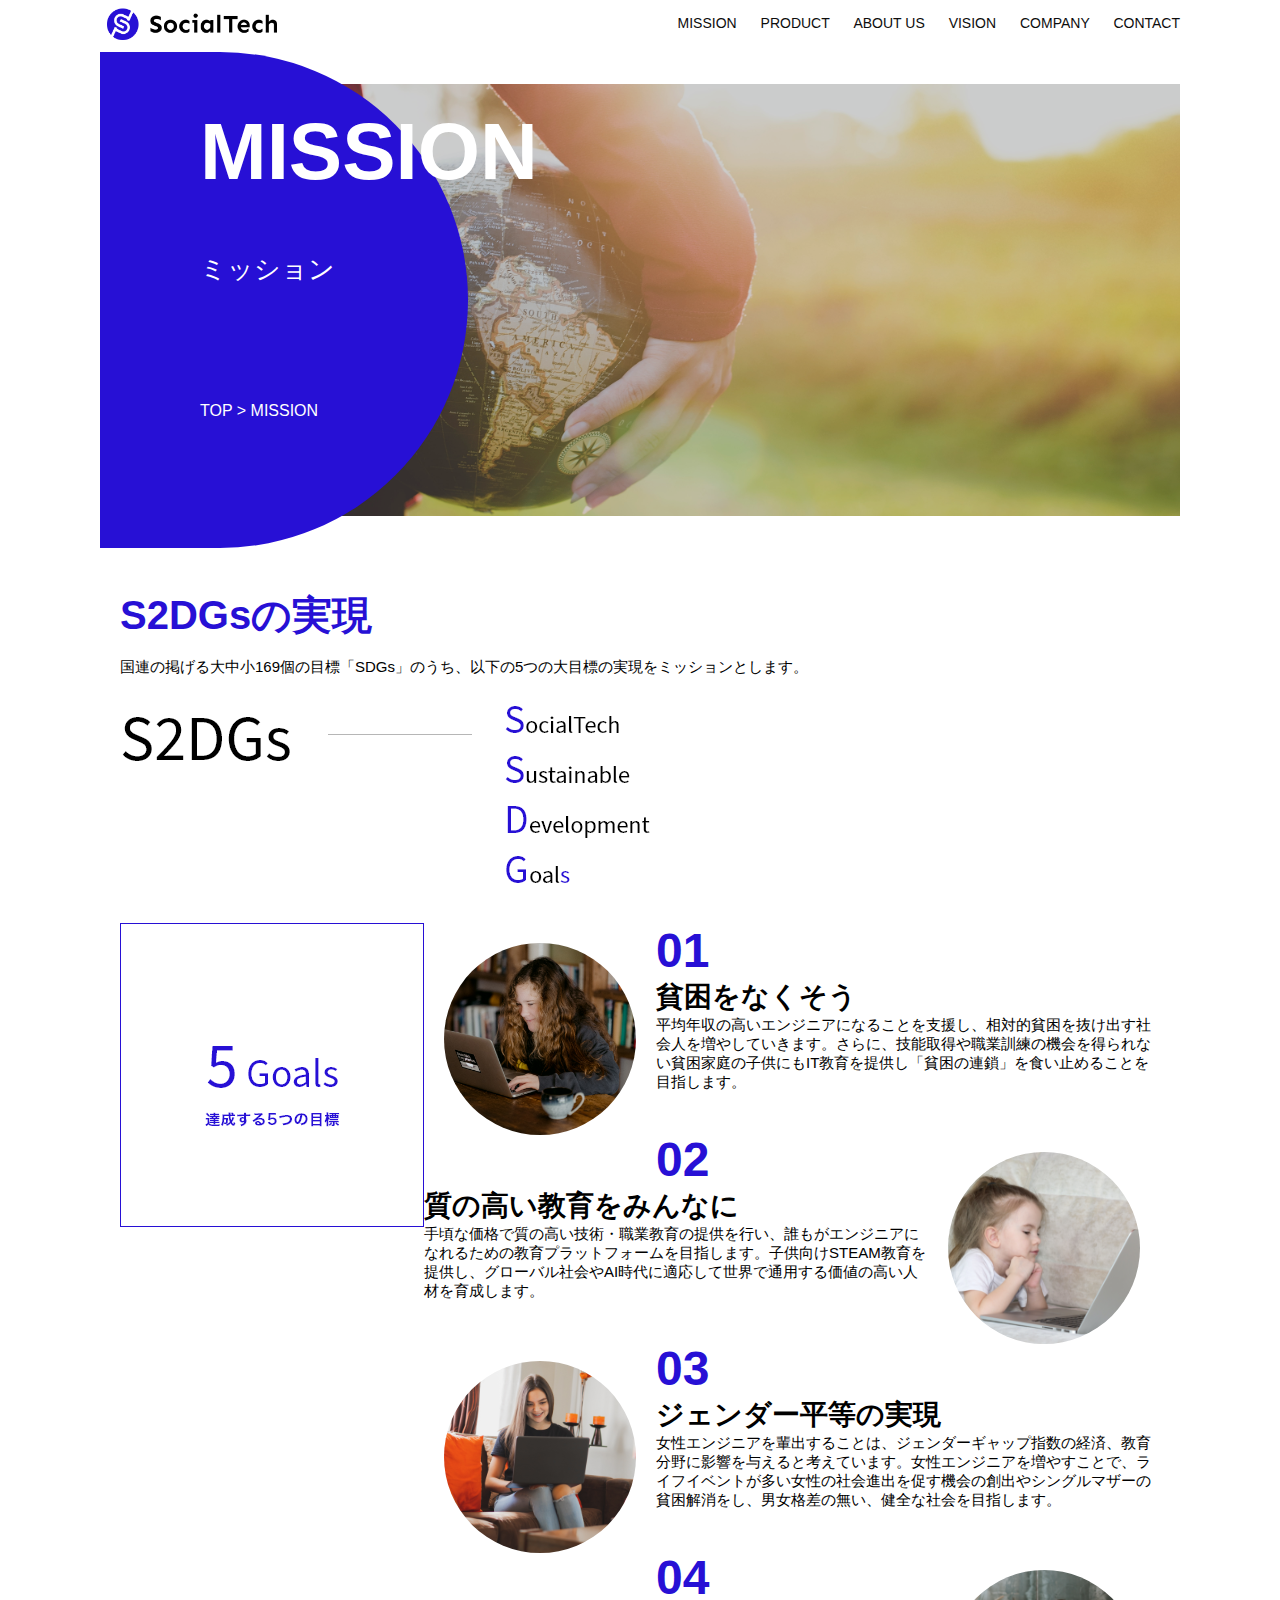
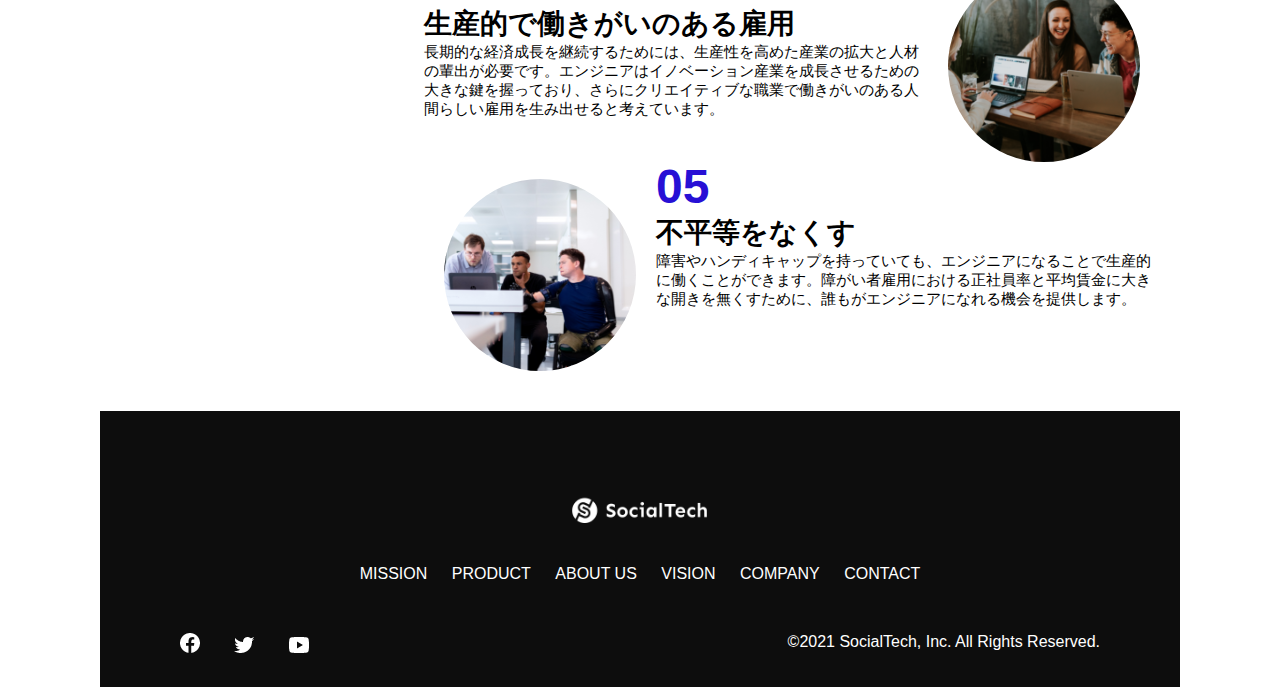
<file: kadai_010/mission.html>
<!DOCTYPE html>
<html>

<head>
  <title>SocialTech - MISSON ミッション -</title>
  <meta charset="utf-8">
  <meta name="description" content="SocialTechが目指す5つの目標（S2DGs）を紹介します">
  <meta name="viewport" content="width=device-width, initial-scale=1.0">
  <link rel="stylesheet" href="style.css">
</head>

<body>
  <!-- ヘッダー -->
  <header>
    <!-- ロゴ -->
    <a href="index.html" id="logo"><img src="images/logo.png" alt="トップページに戻る"></a>

    <!-- PC用ナビゲーション -->
    <nav id="nav-pc">
      <a href="mission.html">MISSION</a>
      <a href="product.html">PRODUCT</a>
      <a href="index.html#aboutus">ABOUT US</a>
      <a href="index.html#vision">VISION</a>
      <a href="index.html#company">COMPANY</a>
      <a href="index.html#contact">CONTACT</a>
    </nav>

    <!-- スマホ用メニューボタン -->
    <img id="menu-sp" src="images/button-menu.png" alt="ナビゲーションを開く"
      onclick="document.getElementById('nav-sp').style.display = 'block'">

    <!-- スマホ用ナビゲーション -->
    <nav id="nav-sp">
      <img id="close" src="images/button-close.png" alt="ナビゲーションを閉じる"
        onclick="document.getElementById('nav-sp').style.display = 'none'">
      <a id="logo-sp" href="index.html" onclick="document.getElementById('nav-sp').style.display = 'none'"><img
          src="images/logo-sp.png" alt="トップページに戻る"></a>
      <a class="menu" href="mission.html" onclick="document.getElementById('nav-sp').style.display = 'none'">MISSION</a>
      <a class="menu" href="product.html" onclick="document.getElementById('nav-sp').style.display = 'none'">PRODUCT</a>
      <a class="menu" href="index.html#aboutus" onclick="document.getElementById('nav-sp').style.display = 'none'">ABOUT
        US</a>
      <a class="menu" href="index.html#vision"
        onclick="document.getElementById('nav-sp').style.display = 'none'">VISION</a>
      <a class="menu" href="index.html#company"
        onclick="document.getElementById('nav-sp').style.display = 'none'">COMPANY</a>
      <a class="menu" href="index.html#contact"
        onclick="document.getElementById('nav-sp').style.display = 'none'">CONTACT</a>
      <div id="sns">
        <a href="https://www.facebook.com/sejuku2013"><img src="images/button-facebook.png" alt="Facebookのリンク"></a>
        <a href="https://twitter.com/samuraijuku"><img src="images/button-twitter.png" alt="Twitterのリンク"></a>
        <a href="https://www.youtube.com/channel/UCCFOQO5aDK0xXam4cUQXT8g"><img src="images/button-youtube.png"
            alt="YouTubeのリンク"></a>
      </div>
    </nav>
  </header>
  <main>
    <article>
      <section id="mission-main">
        <div id="mission-title">
          <h1>MISSION</h1>
          <span>ミッション</span>
          <div>TOP > MISSION</div>
        </div>
      </section>
      <section id="mission-s2dgs">
        <h2 class="mission-h2">S2DGsの実現</h2>
        <p>国連の掲げる大中小169個の目標「SDGs」のうち、以下の5つの大目標の実現をミッションとします。</p>
        <img src="images/mission/mission-s2dgs.png" alt="S2DGs">
      </section>
      <section id="mission-5goals">
        <div>
          <img id="s2dgs-image" src="images/mission/mission-5goals.png" alt="5Goals">
        </div>
        <div>
          <div>
            <img class="fivegoals-image-left" src="images/mission/mission-5goals01.png" alt="PCを操作する女の子">
            <span class="fivegoals-number">01</span>
            <h3 class="fivegoals-h3">貧困をなくそう</h3>
            <p class="fivegoals-p">
              平均年収の高いエンジニアになることを支援し、相対的貧困を抜け出す社会人を増やしていきます。さらに、技能取得や職業訓練の機会を得られない貧困家庭の子供にもIT教育を提供し「貧困の連鎖」を食い止めることを目指します。
            </p>
          </div>
          <div>
            <img class="fivegoals-image-right" src="images/mission/mission-5goals02.png" alt="PCを見つめる小さい女の子">
            <span class="fivegoals-number">02</span>
            <h3 class="fivegoals-h3">質の高い教育をみんなに</h3>
            <p class="fivegoals-p">
              手頃な価格で質の高い技術・職業教育の提供を行い、誰もがエンジニアになれるための教育プラットフォームを目指します。子供向けSTEAM教育を提供し、グローバル社会やAI時代に適応して世界で通用する価値の高い人材を育成します。
            </p>
          </div>
          <div>
            <img class="fivegoals-image-left" src="images/mission/mission-5goals03.png" alt="PCを操作する女性">

            <span class="fivegoals-number">03</span>
            <h3 class="fivegoals-h3">ジェンダー平等の実現</h3>
            <p class="fivegoals-p">
              女性エンジニアを輩出することは、ジェンダーギャップ指数の経済、教育分野に影響を与えると考えています。女性エンジニアを増やすことで、ライフイベントが多い女性の社会進出を促す機会の創出やシングルマザーの貧困解消をし、男女格差の無い、健全な社会を目指します。
            </p>
          </div>
          <div>
            <img class="fivegoals-image-right" src="images/mission/mission-5goals04.png" alt="笑顔で話し合う3人の男女">
            <span class="fivegoals-number">04</span>
            <h3 class="fivegoals-h3">生産的で働きがいのある雇用</h3>
            <p class="fivegoals-p">
              長期的な経済成長を継続するためには、生産性を高めた産業の拡大と人材の輩出が必要です。エンジニアはイノベーション産業を成長させるための大きな鍵を握っており、さらにクリエイティブな職業で働きがいのある人間らしい雇用を生み出せると考えています。
            </p>
          </div>
          <div>
            <img class="fivegoals-image-left" src="images/mission/mission-5goals05.png" alt="障害を持つ男性が生き生きと働く様子">
            <span class="fivegoals-number">05</span>
            <h3 class="fivegoals-h3">不平等をなくす</h3>
            <p class="fivegoals-p">
              障害やハンディキャップを持っていても、エンジニアになることで生産的に働くことができます。障がい者雇用における正社員率と平均賃金に大きな開きを無くすために、誰もがエンジニアになれる機会を提供します。
            </p>
          </div>
        </div>
      </section>
    </article>
    <footer>
      <div id="footer-logo">
        <img src="images/logo-sp.png" alt="SocialTech">
      </div>
      <div id="footer-link">
        <a href="mission.html">MISSION</a>
        <a href="product.html">PRODUCT</a>
        <a href="index.html#aboutus">ABOUT US</a>
        <a href="index.html#vision">VISION</a>
        <a href="index.html#company">COMPANY</a>
        <a href="index.html#contact">CONTACT</a>
      </div>
      <div id="sns-footer">
        <a href="https://www.facebook.com/sejuku2013"><img src="images/button-facebook.png" alt="Facebookのリンク"></a>
        <a href="https://twitter.com/samuraijuku"><img src="images/button-twitter.png" alt="Twitterのリンク"></a>
        <a href="https://www.youtube.com/channel/UCCFOQO5aDK0xXam4cUQXT8g"><img src="images/button-youtube.png"
            alt="YouTubeのリンク"></a>
        <span id="copyright">&copy;2021 SocialTech, Inc. All Rights Reserved. <span>
      </div>
    </footer>
  </main>
</body>

</html>
</file>
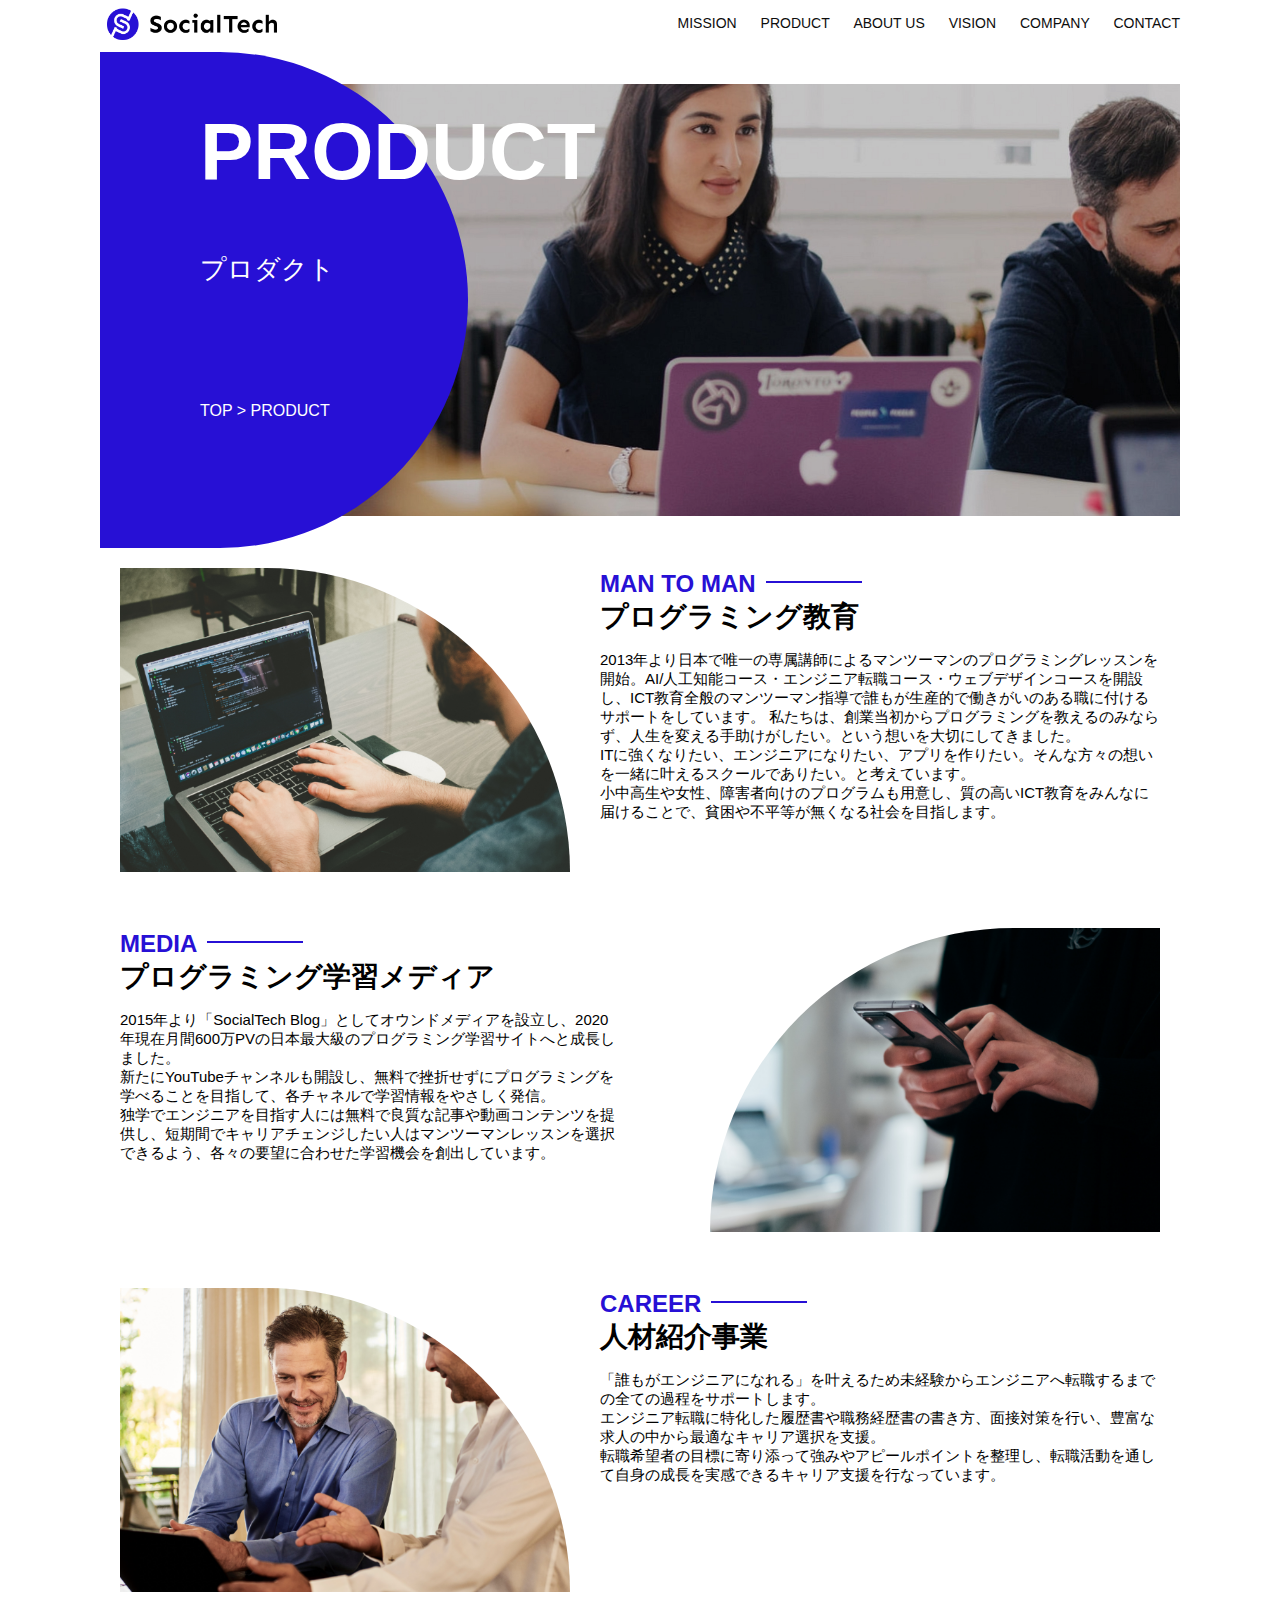
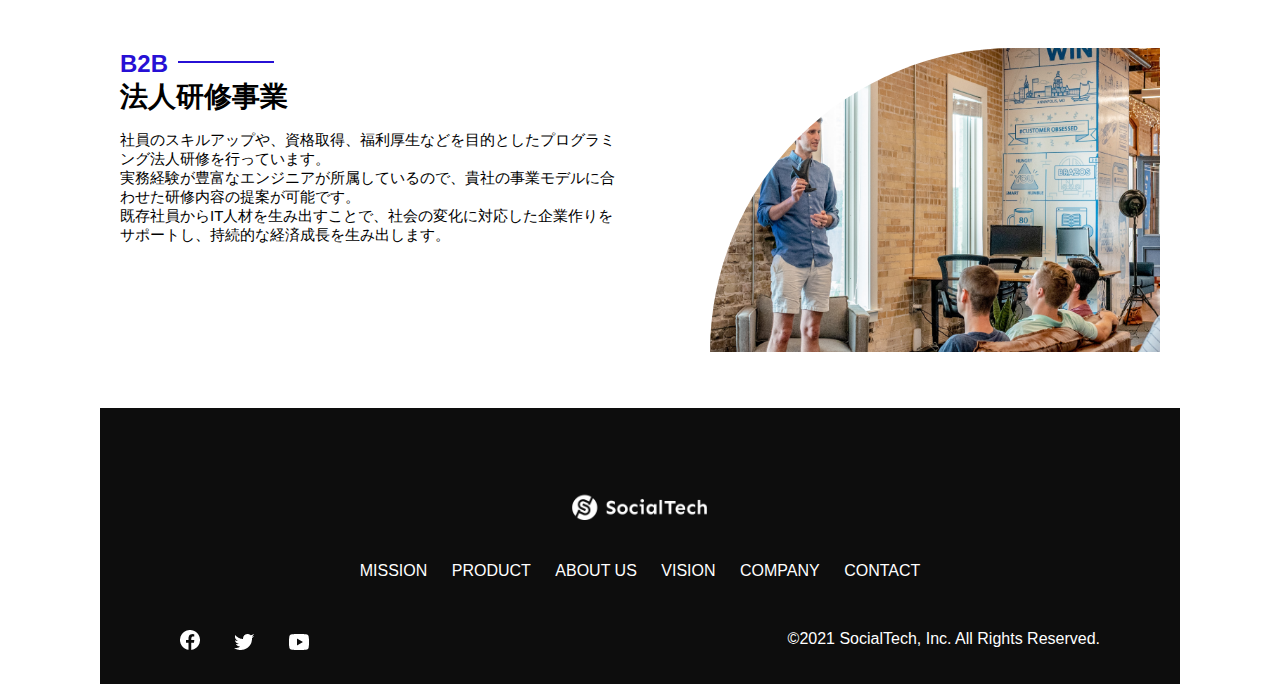
<file: kadai_010/product.html>
<!DOCTYPE html>
<html>

<head>
  <title>SocialTech -PRODUCT プロダクト- </title>
  <meta charset="utf-8">
  <meta name="description" content="SocialTechの4つのプロダクトを紹介します">
  <meta name="viewport" content="width=device-width, initial-scale=1.0">
  <link rel="stylesheet" href="style.css">
</head>

<body>
  <!-- ヘッダー -->
  <header>
    <!-- ロゴ -->
    <a href="index.html" id="logo"><img src="images/logo.png" alt="トップページに戻る"></a>

    <!-- PC用ナビゲーション -->
    <nav id="nav-pc">
      <a href="mission.html">MISSION</a>
      <a href="product.html">PRODUCT</a>
      <a href="index.html#aboutus">ABOUT US</a>
      <a href="index.html#vision">VISION</a>
      <a href="index.html#company">COMPANY</a>
      <a href="index.html#contact">CONTACT</a>
    </nav>

    <!-- スマホ用メニューボタン -->
    <img id="menu-sp" src="images/button-menu.png" alt="ナビゲーションを開く"
      onclick="document.getElementById('nav-sp').style.display = 'block'">

    <!-- スマホ用ナビゲーション -->
    <nav id="nav-sp">
      <img id="close" src="images/button-close.png" alt="ナビゲーションを閉じる"
        onclick="document.getElementById('nav-sp').style.display = 'none'">
      <a id="logo-sp" href="index.html" onclick="document.getElementById('nav-sp').style.display = 'none'"><img
          src="images/logo-sp.png" alt="トップページに戻る"></a>
      <a class="menu" href="mission.html" onclick="document.getElementById('nav-sp').style.display = 'none'">MISSION</a>
      <a class="menu" href="product.html" onclick="document.getElementById('nav-sp').style.display = 'none'">PRODUCT</a>
      <a class="menu" href="index.html#aboutus" onclick="document.getElementById('nav-sp').style.display = 'none'">ABOUT
        US</a>
      <a class="menu" href="index.html#vision"
        onclick="document.getElementById('nav-sp').style.display = 'none'">VISION</a>
      <a class="menu" href="index.html#company"
        onclick="document.getElementById('nav-sp').style.display = 'none'">COMPANY</a>
      <a class="menu" href="index.html#contact"
        onclick="document.getElementById('nav-sp').style.display = 'none'">CONTACT</a>
      <div id="sns">
        <a href="https://www.facebook.com/sejuku2013"><img src="images/button-facebook.png" alt="Facebookのリンク"></a>
        <a href="https://twitter.com/samuraijuku"><img src="images/button-twitter.png" alt="Twitterのリンク"></a>
        <a href="https://www.youtube.com/channel/UCCFOQO5aDK0xXam4cUQXT8g"><img src="images/button-youtube.png"
            alt="YouTubeのリンク"></a>
      </div>
    </nav>
  </header>
  <main>
    <article>
      <section id="product-main">
        <div id="product-title">
          <h1>PRODUCT</h1>
          <span>プロダクト</span>
          <div>TOP > PRODUCT</div>
        </div>
      </section>
      <section class="product-section1">
        <img src="images/product/product-mantoman.png" alt="PCでコードを書く男性">
        <div>
          <h2 class="product-h2">MAN TO MAN</h2>
          <h3 class="product-h3">プログラミング教育</h3>
          <p>
            2013年より日本で唯一の専属講師によるマンツーマンのプログラミングレッスンを開始。AI/人工知能コース・エンジニア転職コース・ウェブデザインコースを開設し、ICT教育全般のマンツーマン指導で誰もが生産的で働きがいのある職に付けるサポートをしています。
            私たちは、創業当初からプログラミングを教えるのみならず、人生を変える手助けがしたい。という想いを大切にしてきました。<br>ITに強くなりたい、エンジニアになりたい、アプリを作りたい。そんな方々の想いを一緒に叶えるスクールでありたい。と考えています。<br>小中高生や女性、障害者向けのプログラムも用意し、質の高いICT教育をみんなに届けることで、貧困や不平等が無くなる社会を目指します。
          </p>
        </div>
      </section>
      <section class="product-section2">
        <div>
          <h2 class="product-h2">MEDIA</h2>
          <h3 class="product-h3">プログラミング学習メディア</h3>
          <p>2015年より「SocialTech
            Blog」としてオウンドメディアを設立し、2020年現在月間600万PVの日本最大級のプログラミング学習サイトへと成長しました。<br>新たにYouTubeチャンネルも開設し、無料で挫折せずにプログラミングを学べることを目指して、各チャネルで学習情報をやさしく発信。<br>独学でエンジニアを目指す人には無料で良質な記事や動画コンテンツを提供し、短期間でキャリアチェンジしたい人はマンツーマンレッスンを選択できるよう、各々の要望に合わせた学習機会を創出しています。
          </p>
        </div>
        <img src="images/product/product-media.png" alt="スマートフォンを操作する人">
      </section>
      <section class="product-section1">
        <img src="images/product/product-career.png" alt="笑顔で話し合う2人の男性">
        <div>
          <h2 class="product-h2">CAREER</h2>
          <h3 class="product-h3">人材紹介事業</h3>
          <p>
            「誰もがエンジニアになれる」を叶えるため未経験からエンジニアへ転職するまでの全ての過程をサポートします。<br>エンジニア転職に特化した履歴書や職務経歴書の書き方、面接対策を行い、豊富な求人の中から最適なキャリア選択を支援。<br>転職希望者の目標に寄り添って強みやアピールポイントを整理し、転職活動を通して自身の成長を実感できるキャリア支援を行なっています。<br>
          </p>
        </div>
      </section>
      <section class="product-section2">
        <div>
          <h2 class="product-h2">B2B</h2>
          <h3 class="product-h3">法人研修事業</h3>
          <p>
            社員のスキルアップや、資格取得、福利厚生などを目的としたプログラミング法人研修を行っています。<br>実務経験が豊富なエンジニアが所属しているので、貴社の事業モデルに合わせた研修内容の提案が可能です。<br>既存社員からIT人材を生み出すことで、社会の変化に対応した企業作りをサポートし、持続的な経済成長を生み出します。
          </p>
        </div>
        <img src="images/product/product-b2b.png" alt="講演中の男性とそれを聴く人々">
      </section>
    </article>
    <footer>
      <div id="footer-logo">
        <img src="images/logo-sp.png" alt="SocialTech">
      </div>
      <div id="footer-link">
        <a href="mission.html">MISSION</a>
        <a href="product.html">PRODUCT</a>
        <a href="index.html#aboutus">ABOUT US</a>
        <a href="index.html#vision">VISION</a>
        <a href="index.html#company">COMPANY</a>
        <a href="index.html#contact">CONTACT</a>
      </div>
      <div id="sns-footer">
        <a href="https://www.facebook.com/sejuku2013"><img src="images/button-facebook.png" alt="Facebookのリンク"></a>
        <a href="https://twitter.com/samuraijuku"><img src="images/button-twitter.png" alt="Twitterのリンク"></a>
        <a href="https://www.youtube.com/channel/UCCFOQO5aDK0xXam4cUQXT8g"><img src="images/button-youtube.png"
            alt="YouTubeのリンク"></a>
        <span id="copyright">&copy;2021 SocialTech, Inc. All Rights Reserved. <span>
      </div>
    </footer>
  </main>
</body>

</html>
</file>
<file: kadai_010/style.css>
/* PC、スマホ共通スタイル */
body {
  font-family: "Source Sans Pro", "Hiragino Kaku Gothic ProN", Meiryo, Arial,
    sans-serif;
}

p {
  font-size: 15px;
}

.arrow-right {
  color: #2710d5;
}

#submit {
  margin-top: 50px;
}

/*================
 PC用のスタイル
=================*/
@media screen and (min-width: 768px) {

  /* PC用カルーセル設定 */
  .carousel {
    width: 885px;
    margin-left: 20px;
  }

  .carouselImg {
    width: 885px;
  }

  /* 横幅設定 */
  body {
    max-width: 1080px;
    min-width: 900px;
    margin: 0 auto 0 auto;
  }

  /* ヘッダー */
  header {
    display: flex;
    justify-content: space-between;
  }

  /* ナビゲーションのレイアウト */
  #nav-pc {
    text-align: right;
    font-size: 14px;
    padding-top: 15px;
  }

  /* ナビゲーションのリンクの装飾設定 */
  #nav-pc>a {
    text-decoration: none;
    margin-left: 20px;
  }

  #nav-pc>a:link {
    color: #0d0d0d;
  }

  #nav-pc>a:visited {
    color: #0d0d0d;
  }

  #nav-pc>a:hover {
    color: #0d0d0d;
    text-decoration: underline;
  }

  #nav-pc>a:active {
    color: #0d0d0d;
  }

  /* スマホ用ナビを非表示 */
  #nav-sp,
  #menu-sp {
    display: none;
  }

  /* メインビジュアル*/
  #main-visual {
    position: relative;
    height: 400px;
  }

  #main-message {
    position: absolute;
    top: 0;
    left: 0;
    background-color: #2710d5;
    color: #ffffff;
    border-radius: 0 0 476px 0;
    max-width: 620px;
    height: 100%;
    width: 100%;
    z-index: 11;
  }

  #main-message>h1 {
    font-size: 60px;
    font-weight: bold;
    margin: 100px 0 0 50px;
  }

  #main-message>p {
    font-size: 28px;
    margin: 0 0 0 50px;
  }

  #main-visual>img {
    max-width: 620px;
    border-radius: 476px 0 0 0;
    position: absolute;
    top: 0;
    right: 0;
    z-index: 10;
  }

  /*見出し*/
  h2 {
    margin: 40px 0 0 0;
  }

  h2::after {
    content: url("images/line.png");
    margin-left: 10px;
  }

  h3 {
    font-size: 27px;
  }

  /* ミッション */
  #mission {
    margin: 80px auto 80px auto;
    width: 100%;
  }

  #mission-flex {
    width: 100%;
    display: flex;
  }

  #mission-flex>div {
    width: 50%;
    margin: 20px;
  }

  #mission-photo {
    width: 100%;
  }

  #s2dgs {
    margin-top: 50px;
  }

  /* プロダクト */
  #product {
    background-color: #fafafa;
    width: 100%;
    margin: 80px 0 80px 0;
    padding: 10px 40px 0px 40px;
  }

  /* 外枠 */
  #product>div {
    margin-top: 40px;
    display: flex;
  }

  /* 左のカラム */
  #product-left {
    width: 50%;
    margin-right: 20px;
  }

  /* 右のカラム */
  #product-right {
    width: 50%;
    margin-left: 20px;
    margin-top: 80px;
  }

  /* 写真＋説明の枠 */
  #product-left>div {
    position: relative;
    height: 480px;
    margin-right: 20px;
  }

  #product-right>div {
    position: relative;
    height: 480px;
    margin-right: 20px;
  }

  /* 写真*/
  .product-photo {
    width: 100%;
  }

  /* 説明文の枠 */
  .product-explain {
    background-color: #ffffff;
    position: absolute;
    left: 0;
    top: 280px;
    margin: 0 40px 0 40px;
    padding: 20px;
    box-shadow: 5px 5px 10px rgba(0, 0, 0, 0.05);
  }

  /* 説明文の英語 */
  .product-explain>span {
    color: #2710d5;
    font-weight: bold;
    font-size: 16px;
    margin: 0px;
  }

  /* 説明文の見出し */
  .product-explain>h3 {
    margin: 5px 0 5px 0;
  }

  /* 説明文 */
  .product-explain>p {
    margin: 0;
  }

  /* もっと見るボタン */
  #product-more {
    margin: 0 auto -42px auto;
  }

  /* ABOUT US */
  #aboutus {
    margin: 80px auto 80px auto;
  }

  /* ３つの組織文化と写真を入れる枠 */
  #aboutus>div {
    display: flex;
  }

  /* 写真 */
  .culture-img {
    width: 100%;
    align-self: flex-start;
  }

  .culture-img2 {
    margin-top: 50px;
    width: 100%;
  }

  /* 3つの組織文化の表 */
  .culture-table {
    margin-right: 50px;
  }

  /* 番号 */
  .culture-num {
    font-size: 80px;
    color: #2710d5;
    margin: 0 20px 0 0;
  }

  /* 組織文化英語 */
  .culture-en {
    color: #2710d5;
    font-weight: bold;
    font-size: 24px;
    display: block;
  }

  /* 組織文化日本語 */
  .culture-jp {
    font-size: 28px;
    font-weight: bold;
  }

  /* 説明文 */
  .culture-description {
    margin: 0;
  }

  /* ビジョン */
  #vision {
    margin: 80px auto 80px auto;
  }

  /* セクション内の外枠*/
  #vision>div {
    width: 100%;
    display: flex;
    justify-content: space-between;
    flex-wrap: wrap;
  }

  /*7つの行動指針の枠*/
  .vision-box {
    width: 300px;
    height: 300px;
    margin-bottom: 30px;
    position: relative;
  }

  .vision-box>img {
    width: 100%;
    height: auto;
    position: absolute;
    top: 0;
    left: 0;
    z-index: 30;
  }

  .vision-box>span {
    position: absolute;
    top: 0;
    left: 0;
    z-index: 31;
    margin-right: 20px;
  }

  .vision-box>span>h4 {
    color: #2710d5;
    font-size: 24px;
    margin: 80px 0 0 0;
  }

  .vision-box>span>h4::first-letter {
    font-size: 40px;
  }

  .vision-box>span>h5 {
    font-size: 20px;
    margin: 0 0 0 0;
  }

  .vision-box>span>p {
    margin: 10px 0 0 0;
  }

  /*会社概要*/
  #company {
    margin: 80px auto 80px auto;
  }

  #company-table {
    width: 100%;
  }

  .tableheader {
    text-align: left;
    padding: 20px;
    border-bottom-color: #2710d5;
    border-bottom-width: 1px;
    border-bottom-style: solid;
    width: 100px;
  }

  .tableheader-first {
    text-align: left;
    padding: 20px;
    border-bottom-color: #2710d5;
    border-bottom-width: 1px;
    border-bottom-style: solid;
    border-top-color: #2710d5;
    border-top-width: 1px;
    border-top-style: solid;
    width: 100px;
  }

  .cell {
    padding: 30px;
    border-bottom-color: #ececec;
    border-bottom-width: 1px;
    border-bottom-style: solid;
  }

  .cell-first {
    padding: 30px;
    border-bottom-color: #ececec;
    border-bottom-width: 1px;
    border-bottom-style: solid;
    border-top-color: #ececec;
    border-top-width: 1px;
    border-top-style: solid;
  }

  #company>iframe {
    width: 100%;
    height: 368px;
    margin-top: 40px;
  }

  /* お問い合わせ */
  #contact {
    margin: 80px auto 80px auto;
  }

  /* 外枠 */
  #contact>form>div {
    display: flex;
    flex-direction: row;
    flex-wrap: wrap;
    padding-bottom: 30px;
  }

  /* 左列　見出し */
  .contact-heading {
    width: 240px;
    align-self: center;
  }

  /* 見出しのラベル */
  .contact-label {
    width: 200px;
    font-weight: bold;
  }

  /* 必須 */
  .contact-span {
    color: #ce2222;
    margin: 0 0 0 20px;
    font-weight: bold;
  }

  /* テキストボックス */
  .contact-textbox {
    border-top: 0px;
    border-left: 0px;
    border-right: 0px;
    border-bottom-width: 1px;
    border-bottom-color: #707070;
    border-style: solid;
    background-color: #fafafa;
    height: 56px;
    width: 400px;
  }
 #prefecture{
    margin-left: 38px;
 }


  /* お問い合わせ内容のテキストエリア */
  .contact-textarea {
    border-top: 0px;
    border-left: 0px;
    border-right: 0px;
    border-bottom-width: 1px;
    border-bottom-color: #707070;
    background-color: #fafafa;
    width: 400px;
    height: 200px;
  }


  /* 個人情報の取り扱い */
  details {
    width: 700px;
  }

  details>div {
    background-color: #fafafa;
    padding: 20px;
  }

  details>span {
    font-weight: bold;
  }

  /* フッター */
  footer {
    background-color: #0d0d0d;
    text-align: center;
    padding: 80px 80px 30px 80px;
  }

  #footer-logo {
    margin-bottom: 30px;
  }

  #footer-link {
    margin-bottom: 50px;
  }

  #footer-link>a {
    text-decoration: none;
    margin: 10px;
  }

  #footer-link>a:link {
    color: #ffffff;
  }

  #footer-link>a:visited {
    color: #ffffff;
  }

  #footer-link>a:hover {
    color: #ffffff;
    text-decoration: underline;
  }

  #footer-link>a:active {
    color: #ffffff;
  }

  #sns-footer {
    text-align: left;
    width: 100%;
  }

  #sns-footer>a {
    margin-right: 30px;
  }

  #copyright {
    color: #ffffff;
    text-align: right;
    float: right;
  }

  /* mission.html用スタイル */
  /* ミッションのメインビジュアル */
  #mission-main {
    height: 496px;
    width: 100%;
    background-image: url("images/mission/mission-main.png");
    background-repeat: no-repeat;
    background-position-y: center;
  }

  #mission-title {
    background-color: #2710d5;
    width: 368px;
    color: #ffffff;
    height: 496px;
    border-radius: 0 248px 248px 0;
    position: relative;
  }

  #mission-title>h1 {
    position: absolute;
    top: 0;
    left: 100px;
    font-size: 80px;
  }

  #mission-title>span {
    position: absolute;
    top: 200px;
    left: 100px;
    font-size: 26px;
  }

  #mission-title>div {
    position: absolute;
    top: 350px;
    left: 100px;
    font-size: 16px;
  }

  #mission-s2dgs {
    width: 100%;
    margin: 20px;
  }

  .mission-h2 {
    color: #2710d5;
    font-size: 40px;
  }

  .mission-h2::after {
    content: none;
  }

  #mission-5goals {
    margin: 20px;
    display: flex;
  }

  #mission-5goals>div {
    flex-grow: 1;
  }

  #mission-5goals>div>div {
    margin-bottom: 40px;
  }

  .fivegoals-image-right {
    float: right;
    margin: 20px;
  }

  .fivegoals-image-left {
    float: left;
    margin: 20px;
  }

  .fivegoals-number {
    color: #2710d5;
    font-size: 48px;
    font-weight: bold;
    margin: 0;
  }

  .fivegoals-h3 {
    font-size: 28px;
    margin: 0;
  }

  .fivegoals-p {
    margin: 0;
  }

  /* プロダクトページ */
  #product-main {
    height: 496px;
    width: 100%;
    background-image: url("images/product/product-main.png");
    background-repeat: no-repeat;
    background-position-y: center;
  }

  #product-title {
    background-color: #2710d5;
    width: 368px;
    color: #ffffff;
    height: 496px;
    border-radius: 0 248px 248px 0;
    position: relative;
  }

  #product-title>h1 {
    position: absolute;
    top: 0;
    left: 100px;
    font-size: 80px;
  }

  #product-title>span {
    position: absolute;
    top: 200px;
    left: 100px;
    font-size: 26px;
  }

  #product-title>div {
    position: absolute;
    top: 350px;
    left: 100px;
    font-size: 16px;
  }

  /* セクション1 */
  .product-section1 {
    position: relative;
    margin: 20px;
    height: 340px;
  }

  .product-section1>img {
    position: absolute;
    top: 0;
    left: 0;
    width: 450px;
    margin: 0 40px 30px 0;
    border-radius: 0 432px 0 0;
  }

  .product-section1>div {
    position: absolute;
    top: 0;
    left: 480px;
  }

  /*セクション２*/

  .product-section2 {
    position: relative;
    margin: 20px;
    height: 340px;
  }

  .product-section2>img {
    position: absolute;
    top: 0;
    right: 0;
    width: 450px;
    margin: 0 0 30px 40px;
    border-radius: 432px 0 0 0;
  }

  .product-section2>div {
    width: 500px;
    position: absolute;
    top: 0;
    left: 0;
  }

  .product-h2 {
    color: #2710d5;
    font-size: 24px;
    margin: 0;
  }

  .product-h3 {
    font-size: 28px;
    margin: 0;
  }
}

/*====================
 スマートフォン用のスタイル
=====================*/
@media screen and (max-width: 767px) {

  /* スマホ用カルーセル設定 */
  .carousel {
    width: 375px;
    margin: 0 auto 0 auto;
  }

  .carouselImg {
    width: 375px;
  }

  body {
    min-width: 375px;
    margin: 0;
  }

  /* PC用ナビゲーション非表示 */
  #nav-pc {
    display: none;
  }

  /* ハンバーガーメニュー */
  #menu-sp {
    position: absolute;
    top: 0px;
    right: 0px;
  }

  /* スマホ用ナビゲーションの表示切替*/
  /* 初期状態、レイアウトと非表示設定 */
  #nav-sp {
    background-color: #2710d5;
    position: absolute;
    left: 0;
    top: 0;
    height: 100%;
    width: 100%;
    display: none;
    z-index: 100;
  }

  /* ×ボタン */
  #close {
    position: absolute;
    top: 20px;
    right: 20px;
  }

  /* ナビゲーションメニュー用ロゴ */
  #logo-sp {
    margin: 80px 0 30px 20px;
  }

  /* ナビゲーションのリンクの装飾設定 */
  #nav-sp>a {
    display: block;
  }

  #nav-sp>a:link {
    color: #ffffff;
  }

  #nav-sp>a:visited {
    color: #ffffff;
  }

  #nav-sp>a:hover {
    color: #ffffff;
    text-decoration: underline;
  }

  #nav-sp>a:active {
    color: #ffffff;
  }

  #nav-sp>.menu {
    text-decoration: none;
    display: block;
    margin: 0 20px 0 20px;
    height: 44px;
    font-size: 16px;
    background-image: url("images/arrow.png");
    background-repeat: no-repeat;
    background-position: right top;
  }

  #sns {
    position: absolute;
    bottom: 20px;
    left: 20px;
  }

  #sns>a {
    margin-right: 30px;
  }

  /* メインビジュアル */
  #main-visual {
    position: relative;
    height: 470px;
    width: 100%;
    overflow: hidden;
  }

  #main-visual>div {
    position: absolute;
    top: 0;
    left: 0;
    background-color: #2710d5;
    color: white;
    border-radius: 0 0 476px 0;
    text-align: center;
    height: 280px;
    width: 100%;
    z-index: 11;
  }

  #main-visual>div>div {
    margin: 100px 0 auto 0;
  }

  #main-visual>div>h1 {
    font-size: 28px;
    margin: 90px 0 0 0;
  }

  #main-visual>div>p {
    margin: 0;
  }

  #main-visual>img {
    width: 100%;
    border-radius: 476px 0 0 0;

    z-index: 10;
    position: absolute;
    bottom: 0;
    right: 0;
  }

  /*見出し*/
  h2::after {
    content: url("images/line.png");
    margin-left: 10px;
  }

  h3 {
    font-size: 24px;
    margin: 10px 0 0 0;
  }

  /* ミッション */
  #mission {
    margin: 20px;
  }

  #mission-photo {
    width: 100%;
  }

  #s2dgs {
    width: 100%;
  }

  /* プロダクト */
  #product {
    background-color: #fafafa;
    padding-top: 10px;
  }

  #product h2 {
    margin-left: 20px;
  }

  /* 外枠 */
  /* 左右のカラム　スマホでは縦並び */
  #product-left,
  #product-right {
    margin-right: 20px;
    margin-left: 20px;
  }

  /* 写真＋説明の枠 */
  #product-left>div,
  #product-right>div {
    position: relative;
    height: 540px;
  }

  /* 説明文の枠 */
  .product-explain {
    background-color: #ffffff;
    position: absolute;
    left: 0;
    bottom: 50px;
    padding: 20px;
    box-shadow: 5px 5px 10px rgba(0, 0, 0, 0.05);
  }

  .product-explain>span {
    color: #2710d5;
    font-weight: bold;
    font-size: 16px;
    margin: 0px;
  }

  .product-explain>h3 {
    margin: 10px 0 10px 0;
  }

  /* 写真*/
  .product-photo {
    width: 100%;
  }

  #product-more>img {
    margin: 0 0 -42px 20px;
  }

  /* ABOUT US */
  #aboutus {
    margin: 80px 20px 80px 20px;
  }

  #aboutus>div {
    display: flex;
    flex-direction: column;
  }

  .culture-table {
    width: 100%;
    padding-right: 20px;
    order: 2;
  }

  .culture-img {
    width: 100%;
    order: 1;
  }

  .culture-img2 {
    width: 100%;
  }

  .culture-num {
    font-size: 80px;
    color: #2710d5;
  }

  .culture-en {
    color: #2710d5;
    font-weight: bold;
    font-size: 24px;
    display: block;
  }

  .culture-jp {
    display: block;
  }

  .culture-description {
    margin: 0;
  }

  /* ビジョン */
  #vision {
    margin: 80px 20px 80px 20px;
  }

  .vision-box {
    width: 300px;
    height: 300px;
    margin-bottom: 30px;
    position: relative;
  }

  .vision-box>img {
    width: 100%;
    height: auto;
    position: absolute;
    top: 0;
    left: 0;
    z-index: 30;
  }

  .vision-box>span {
    position: absolute;
    top: 0;
    left: 0;
    z-index: 31;
    margin-right: 20px;
  }

  .vision-box>span>h4 {
    color: #2710d5;
    font-size: 24px;
    margin: 60px 0 0 0;
  }

  .vision-box>span>h5 {
    font-size: 20px;
    margin: 0 0 0 0;
  }

  .vision-box>span>p {
    margin: 10px 0 0 0;
  }

  /*会社概要*/
  #company {
    margin: 0 20px 0 20px;
  }

  #company>h3 {
    margin-bottom: 20px;
  }

  #company-table {
    width: 100%;
  }

  .tableheader-first {
    text-align: left;
    padding: 20px;
    border-bottom-color: #2710d5;
    border-bottom-width: 1px;
    border-bottom-style: solid;
    border-top-color: #2710d5;
    border-top-width: 1px;
    border-top-style: solid;
    width: 50px;
  }

  .tableheader {
    text-align: left;
    padding: 20px;
    border-bottom-color: #2710d5;
    border-bottom-width: 1px;
    border-bottom-style: solid;
    width: 50px;
  }

  .cell-first {
    padding: 20px;
    border-bottom-color: #ececec;
    border-bottom-width: 1px;
    border-bottom-style: solid;
    border-top-color: #ececec;
    border-top-width: 1px;
    border-top-style: solid;
  }

  .cell {
    padding: 20px;
    border-bottom-color: #ececec;
    border-bottom-width: 1px;
    border-bottom-style: solid;
  }

  #company>iframe {
    width: 100%;
    height: 240px;
    margin: 40px 0 0 0;
  }

  /* お問い合わせ */
  #contact {
    margin: 80px 20px 80px 20px;
  }

  #contact>h3 {
    margin-bottom: 20px;
  }

  #contact>form>div {
    margin-bottom: 20px;
  }

  .contact-heading {
    margin-bottom: 20px;
  }

  /* ラベル */
  .contact-label {
    width: 200px;
    font-weight: bold;
  }

  /* 必須 */
  .contact-span {
    color: #ce2222;
    margin: 0 0 0 20px;
    font-weight: bold;
  }

  .contact-textbox {
    height: 56px;
    border-top: 0px;
    border-left: 0px;
    border-right: 0px;
    background-color: #fafafa;
    border-bottom-width: 1px;
    border-bottom-color: #707070;
    border-style: solid;
    min-width: 300px;
    width: 100%;
  }

  .contact-textarea {
    height: 150px;
    border-top: 0px;
    border-left: 0px;
    border-right: 0px;
    background-color: #fafafa;
    width: 100%;
  }

  .radiobutton {
    margin-bottom: 20px;
  }

  /* .radiobutton + label::after {
        content: "\A";
        white-space: pre;
    } */

  /* フッター */
  footer {
    background-color: #0d0d0d;
    padding: 30px 20px 50px 20px;
  }

  #footer-logo {
    margin-bottom: 30px;
  }

  #footer-link {
    margin-bottom: 50px;
  }

  #footer-link>a {
    text-decoration: none;
    margin: 0 20px 30px 0;
    display: block;

    background-image: url("images/arrow.png");
    background-repeat: no-repeat;
    background-position: right top;
  }

  #footer-link>a:link {
    color: #ffffff;
  }

  #footer-link>a:visited {
    color: #ffffff;
  }

  #footer-link>a:hover {
    color: #ffffff;
    text-decoration: underline;
  }

  #footer-link>a:active {
    color: #ffffff;
  }

  #sns-footer {
    display: block;
    width: 100%;
  }

  #sns-footer>a {
    margin-right: 30px;
  }

  #copyright {
    font-size: 12px;
    display: block;
    margin-top: 30px;
    color: #ffffff;
  }

  /* mission.html用スタイル */
  /* ミッションのメインビジュアル */
  #mission-main {
    height: 256px;
    width: 100%;
    background-image: url("images/mission/mission-main.png");
    background-repeat: no-repeat;
    background-position-y: center;
    background-size: auto 208px;
  }

  #mission-title {
    background-color: #2710d5;
    width: 136px;
    color: #ffffff;
    height: 256px;
    border-radius: 0 248px 248px 0;
    position: relative;
  }

  #mission-title>h1 {
    position: absolute;
    top: 0;
    left: 20px;
    font-size: 40px;
  }

  #mission-title>span {
    position: absolute;
    top: 110px;
    left: 20px;
    font-size: 18px;
  }

  #mission-title>div {
    position: absolute;
    top: 180px;
    left: 20px;
    font-size: 13px;
  }

  /* ミッションページ　S2DGSの設定 */
  #mission-s2dgs {
    margin: 20px;
  }

  .mission-h2 {
    color: #2710d5;
    font-size: 38px;
    margin: 0px;
  }

  .mission-h2::after {
    content: none;
  }

  #mission-s2dgs>img {
    width: 100%;
  }

  #section-s2dgs>img {
    width: 100%;
  }

  /* ミッションページ　5つのゴールの設定 */
  #mission-5goals {
    margin: 20px;
  }

  #mission-5goals>div>div {
    margin-bottom: 40px;
  }

  #s2dgs-image {
    width: 100%;
  }

  .fivegoals-image-right {
    margin: 20px auto 20px auto;
    display: block;
  }

  .fivegoals-image-left {
    margin: 20px auto 20px auto;
    display: block;
  }

  .fivegoals-number {
    color: #2710d5;
    font-size: 48px;
    margin: 0;
  }

  .fivegoals-h3 {
    font-size: 28px;
    margin: 0;
  }

  .fivegoals-p {
    margin: 0;
  }

  /* プロダクトページ */

  #product-main {
    height: 256px;
    width: 100%;
    background-image: url("images/product/product-main.png");
    background-repeat: no-repeat;
    background-position-y: center;
    background-size: auto 208px;
  }

  #product-title {
    background-color: #2710d5;
    width: 136px;
    color: #ffffff;
    height: 256px;
    border-radius: 0 248px 248px 0;
    position: relative;
  }

  #product-title>h1 {
    position: absolute;
    top: 0;
    left: 20px;
    font-size: 40px;
  }

  #product-title>span {
    position: absolute;
    top: 110px;
    left: 20px;
    font-size: 18px;
  }

  #product-title>div {
    position: absolute;
    top: 180px;
    left: 20px;
    font-size: 13px;
  }

  .product-section1 {
    margin: 20px;
  }

  .product-section1>img {
    width: 100%;
    border-radius: 0 300px 0 0;
  }

  .product-section2 {
    margin: 20px;

    display: flex;
    flex-direction: column;
  }

  .product-section2>img {
    order: 1;
    width: 100%;
    border-radius: 300px 0 0 0;
  }

  .product-section2>div {
    order: 2;
  }

  .product-h2 {
    color: #2710d5;
    font-size: 24px;
    /* width: 250px; */
    margin: 0;
  }

  .product-h3 {
    font-size: 28px;
    margin: 0;
  }
}
</file>
